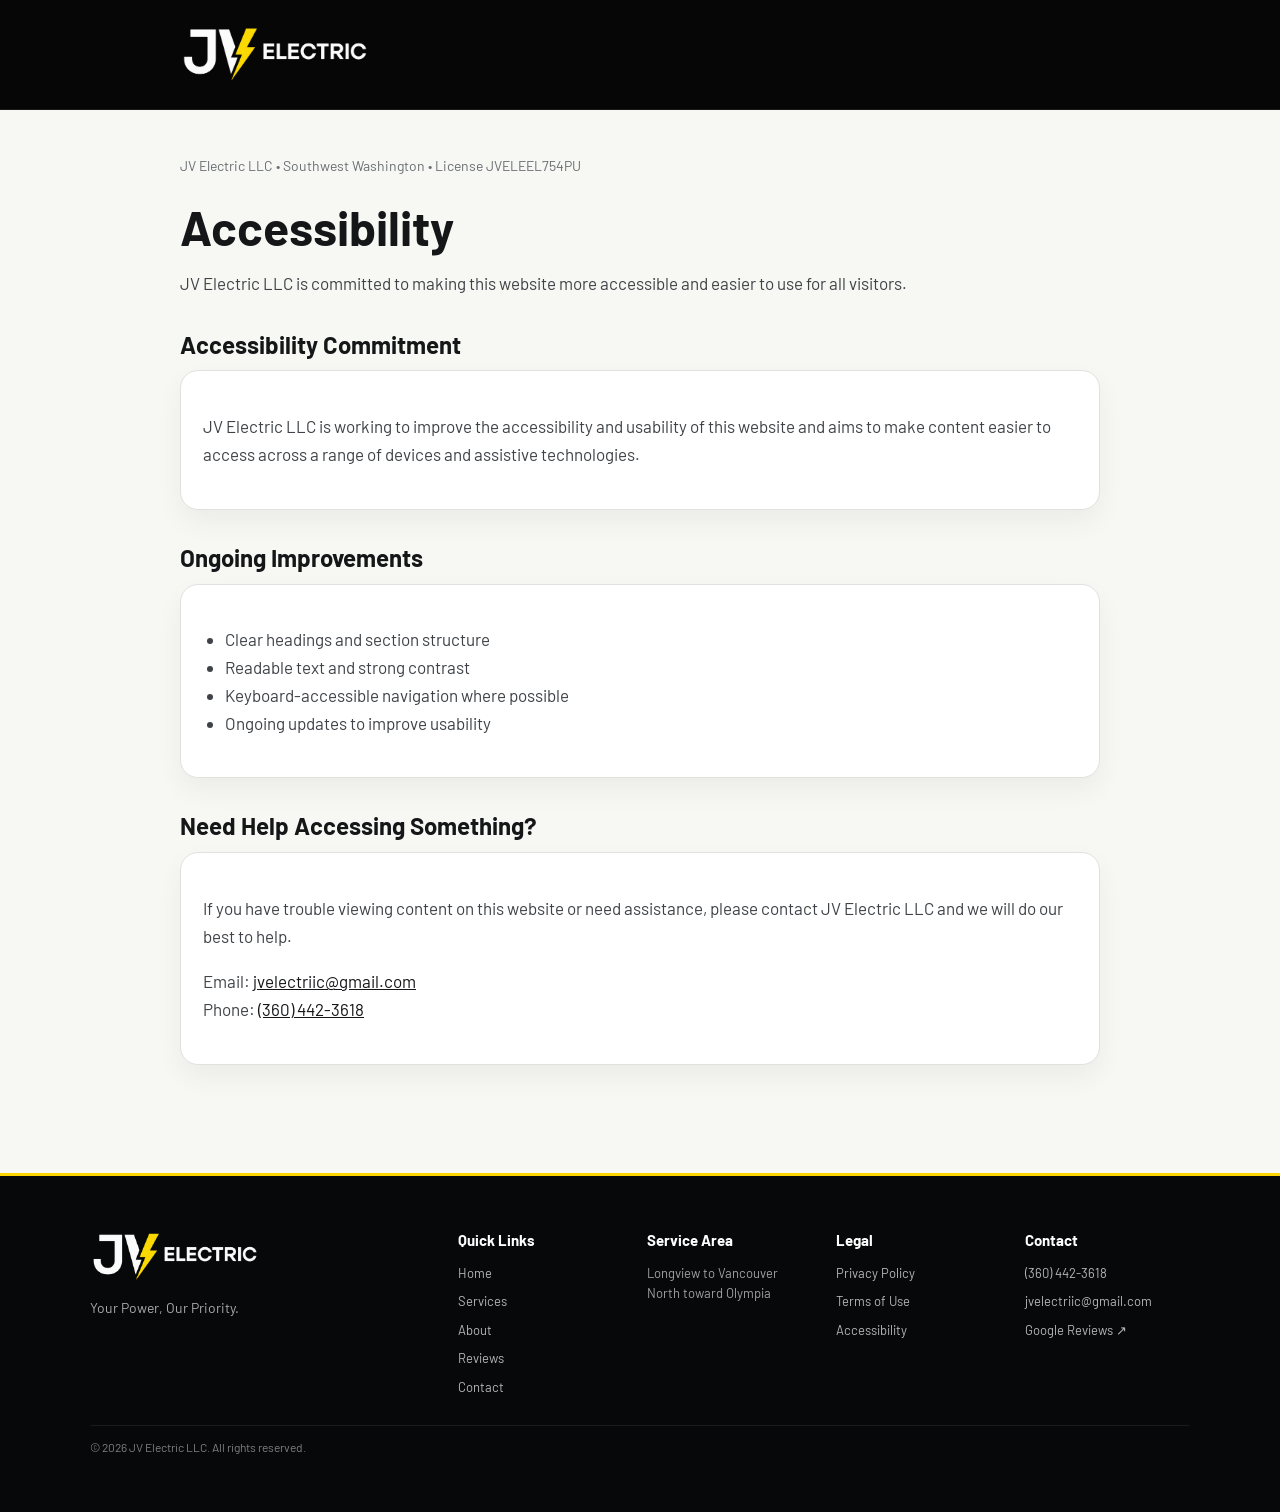
<file: accessibility.html>
<!DOCTYPE html>
<html lang="en">
<head>
  <meta charset="UTF-8" />
  <meta name="viewport" content="width=device-width, initial-scale=1.0" />
  <title>Accessibility | JV Electric LLC</title>
  <link rel="icon" href="favicon-32.png" type="image/png" />
  <link rel="apple-touch-icon" href="favicon-180.png" />
  <meta name="description" content="Accessibility for JV Electric LLC." />
  <link rel="preconnect" href="https://fonts.googleapis.com">
  <link rel="preconnect" href="https://fonts.gstatic.com" crossorigin>
  <link href="https://fonts.googleapis.com/css2?family=Barlow:wght@400;500;600;700;800&display=swap" rel="stylesheet">
  <style>
:root{--gold:#FFD401;--black:#060606;--white:#ffffff;}
*{box-sizing:border-box}
html,body{margin:0;padding:0}
body{font-family:"Barlow",Arial,sans-serif;background:#f7f7f4;color:#151618;line-height:1.65}
a{color:#151618} 
header{background:#060606;color:#fff;padding:22px 0;border-bottom:1px solid rgba(255,255,255,.08)}
.wrap{width:min(920px,calc(100% - 36px));margin:0 auto}
.brand img{display:block;width:190px;height:auto}
main{padding:44px 0 56px}
h1{margin:0 0 14px;font-size:clamp(34px,5vw,48px);line-height:1.02}
h2{margin:34px 0 12px;font-size:24px;line-height:1.15}
p,li{font-size:17px;color:#3f4347}
ul{padding-left:22px}
.meta{color:#6a6f74;font-size:14px;margin-bottom:26px}
.card{background:#fff;border:1px solid #e0e2de;border-radius:18px;padding:24px 22px;box-shadow:0 12px 28px rgba(17,18,20,.05)}
footer{padding:24px 0 36px;border-top:1px solid #d8dad6}
.footer-links{display:flex;flex-wrap:wrap;gap:16px;margin-top:10px}
@media (max-width:760px){main{padding:34px 0 46px}p,li{font-size:16px}}

.legal-site-footer{margin-top:52px;background:#070809;color:#fff;border-top:3px solid var(--gold)}
.legal-footer-inner{width:min(1100px,calc(100% - 36px));margin:0 auto;padding:28px 0 20px;display:grid;grid-template-columns:minmax(210px,.8fr) minmax(0,1.8fr);gap:42px;align-items:start}
.legal-footer-brand img{display:block;width:170px;height:auto}.legal-footer-brand p{margin:10px 0 0;color:rgba(255,255,255,.66);font-size:14px}
.legal-footer-grid{display:grid;grid-template-columns:repeat(4,minmax(0,1fr));gap:24px}.legal-footer-column h3{margin:0 0 10px;color:#fff;font-size:15px}.legal-footer-column a{display:block;margin:0 0 7px;color:rgba(255,255,255,.7);font-size:13px;text-decoration:none}.legal-footer-column a:hover{color:#fff}.legal-footer-column p{margin:0;color:rgba(255,255,255,.62);font-size:13px;line-height:1.55}.legal-footer-bottom{width:min(1100px,calc(100% - 36px));margin:0 auto;padding:12px 0 18px;border-top:1px solid rgba(255,255,255,.08);color:rgba(255,255,255,.48);font-size:12px}
@media(max-width:760px){header{padding:16px 0}.brand img{width:150px}main{padding:30px 0 36px}.card{padding:20px 18px;border-radius:14px}.legal-site-footer{margin-top:34px}.legal-footer-inner{width:calc(100% - 20px);padding:14px 0 10px;grid-template-columns:1fr;gap:12px}.legal-footer-brand{display:flex;align-items:center;gap:12px}.legal-footer-brand img{width:104px}.legal-footer-brand p{margin:0;max-width:145px;font-size:11px;line-height:1.3}.legal-footer-grid{grid-template-columns:1fr 1fr;gap:10px 14px}.legal-footer-column{display:grid;grid-template-columns:repeat(2,minmax(0,1fr));column-gap:8px;align-content:start}.legal-footer-column h3{grid-column:1/-1;margin:0 0 5px;font-size:14px}.legal-footer-column a,.legal-footer-column p{margin:0 0 4px;font-size:11px;line-height:1.35}.legal-footer-column:nth-child(2),.legal-footer-column:nth-child(4){grid-template-columns:1fr}.legal-footer-column:nth-child(4) a{overflow-wrap:anywhere}.legal-footer-bottom{width:calc(100% - 20px);padding:8px 0 10px;font-size:10px}}

</style>
</head>
<body>
  <header>
    <div class="wrap">
      <a class="brand" href="./" aria-label="JV Electric home page"><img src="jv-electric-logo-full.png" alt="JV Electric" /></a>
    </div>
  </header>
  <main>
    <div class="wrap">
      <div class="meta">JV Electric LLC • Southwest Washington • License JVELEEL754PU</div>
      <h1>Accessibility</h1>
      <p>JV Electric LLC is committed to making this website more accessible and easier to use for all visitors.</p>
      
<h2>Accessibility Commitment</h2>
<div class="card"><p>JV Electric LLC is working to improve the accessibility and usability of this website and aims to make content easier to access across a range of devices and assistive technologies.</p></div>
<h2>Ongoing Improvements</h2>
<div class="card"><ul>
<li>Clear headings and section structure</li>
<li>Readable text and strong contrast</li>
<li>Keyboard-accessible navigation where possible</li>
<li>Ongoing updates to improve usability</li>
</ul></div>
<h2>Need Help Accessing Something?</h2>
<div class="card"><p>If you have trouble viewing content on this website or need assistance, please contact JV Electric LLC and we will do our best to help.</p>
<p>Email: <a href="mailto:jvelectriic@gmail.com">jvelectriic@gmail.com</a><br>Phone: <a href="tel:+13604423618">(360) 442-3618</a></p></div>

    </div>
  </main>
  <footer class="legal-site-footer">
    <div class="legal-footer-inner">
      <div class="legal-footer-brand">
        <a href="./" aria-label="JV Electric home page"><img src="jv-electric-logo-full.png" alt="JV Electric" /></a>
        <p>Your Power, Our Priority.</p>
      </div>
      <div class="legal-footer-grid">
        <div class="legal-footer-column">
          <h3>Quick Links</h3>
          <a href="./#home">Home</a>
          <a href="./#services">Services</a>
          <a href="./#about">About</a>
          <a href="./#reviews">Reviews</a>
          <a href="./#contact">Contact</a>
        </div>
        <div class="legal-footer-column">
          <h3>Service Area</h3>
          <p>Longview to Vancouver<br>North toward Olympia</p>
        </div>
        <div class="legal-footer-column">
          <h3>Legal</h3>
          <a href="privacy-policy.html">Privacy Policy</a>
          <a href="terms-of-use.html">Terms of Use</a>
          <a href="accessibility.html">Accessibility</a>
        </div>
        <div class="legal-footer-column">
          <h3>Contact</h3>
          <a href="tel:+13604423618">(360) 442-3618</a>
          <a href="mailto:jvelectriic@gmail.com">jvelectriic@gmail.com</a>
          <a href="./#reviews">Google Reviews ↗</a>
        </div>
      </div>
    </div>
    <div class="legal-footer-bottom">© 2026 JV Electric LLC. All rights reserved.</div>
  </footer>
</body>
</html>
</file>
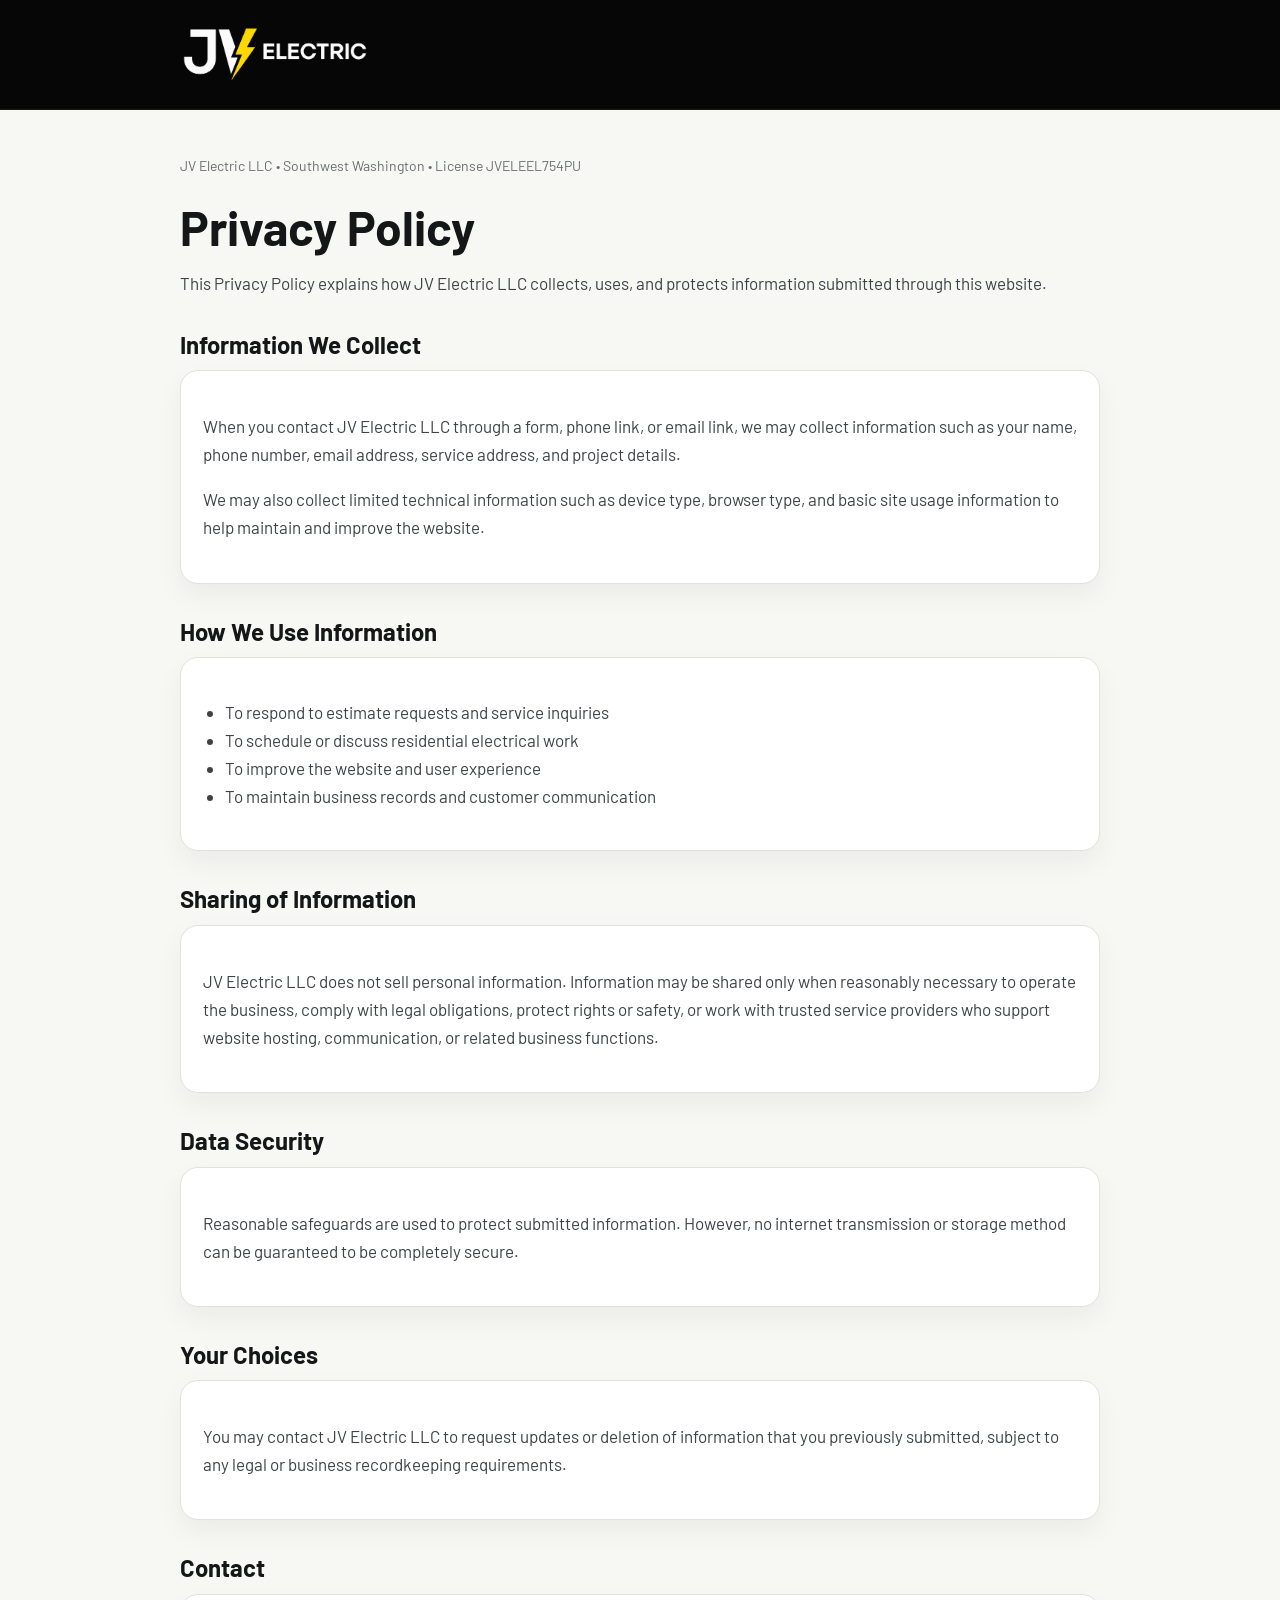
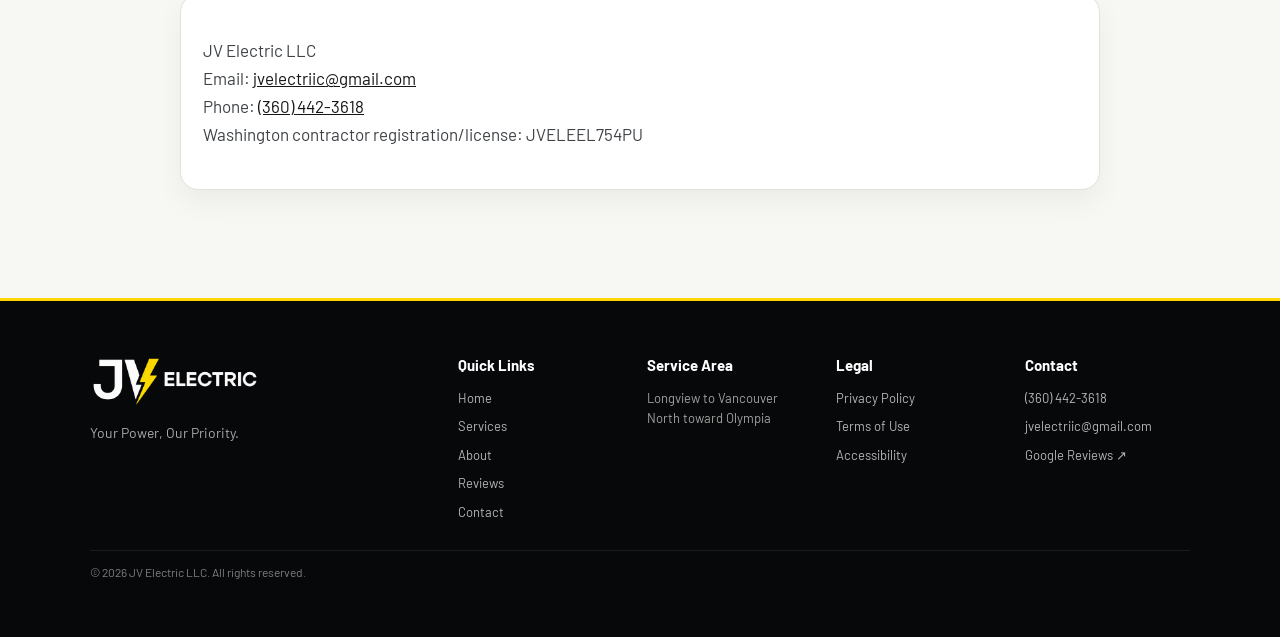
<file: privacy-policy.html>
<!DOCTYPE html>
<html lang="en">
<head>
  <meta charset="UTF-8" />
  <meta name="viewport" content="width=device-width, initial-scale=1.0" />
  <title>Privacy Policy | JV Electric LLC</title>
  <link rel="icon" href="favicon-32.png" type="image/png" />
  <link rel="apple-touch-icon" href="favicon-180.png" />
  <meta name="description" content="Privacy Policy for JV Electric LLC." />
  <link rel="preconnect" href="https://fonts.googleapis.com">
  <link rel="preconnect" href="https://fonts.gstatic.com" crossorigin>
  <link href="https://fonts.googleapis.com/css2?family=Barlow:wght@400;500;600;700;800&display=swap" rel="stylesheet">
  <style>
:root{--gold:#FFD401;--black:#060606;--white:#ffffff;}
*{box-sizing:border-box}
html,body{margin:0;padding:0}
body{font-family:"Barlow",Arial,sans-serif;background:#f7f7f4;color:#151618;line-height:1.65}
a{color:#151618} 
header{background:#060606;color:#fff;padding:22px 0;border-bottom:1px solid rgba(255,255,255,.08)}
.wrap{width:min(920px,calc(100% - 36px));margin:0 auto}
.brand img{display:block;width:190px;height:auto}
main{padding:44px 0 56px}
h1{margin:0 0 14px;font-size:clamp(34px,5vw,48px);line-height:1.02}
h2{margin:34px 0 12px;font-size:24px;line-height:1.15}
p,li{font-size:17px;color:#3f4347}
ul{padding-left:22px}
.meta{color:#6a6f74;font-size:14px;margin-bottom:26px}
.card{background:#fff;border:1px solid #e0e2de;border-radius:18px;padding:24px 22px;box-shadow:0 12px 28px rgba(17,18,20,.05)}
footer{padding:24px 0 36px;border-top:1px solid #d8dad6}
.footer-links{display:flex;flex-wrap:wrap;gap:16px;margin-top:10px}
@media (max-width:760px){main{padding:34px 0 46px}p,li{font-size:16px}}

.legal-site-footer{margin-top:52px;background:#070809;color:#fff;border-top:3px solid var(--gold)}
.legal-footer-inner{width:min(1100px,calc(100% - 36px));margin:0 auto;padding:28px 0 20px;display:grid;grid-template-columns:minmax(210px,.8fr) minmax(0,1.8fr);gap:42px;align-items:start}
.legal-footer-brand img{display:block;width:170px;height:auto}.legal-footer-brand p{margin:10px 0 0;color:rgba(255,255,255,.66);font-size:14px}
.legal-footer-grid{display:grid;grid-template-columns:repeat(4,minmax(0,1fr));gap:24px}.legal-footer-column h3{margin:0 0 10px;color:#fff;font-size:15px}.legal-footer-column a{display:block;margin:0 0 7px;color:rgba(255,255,255,.7);font-size:13px;text-decoration:none}.legal-footer-column a:hover{color:#fff}.legal-footer-column p{margin:0;color:rgba(255,255,255,.62);font-size:13px;line-height:1.55}.legal-footer-bottom{width:min(1100px,calc(100% - 36px));margin:0 auto;padding:12px 0 18px;border-top:1px solid rgba(255,255,255,.08);color:rgba(255,255,255,.48);font-size:12px}
@media(max-width:760px){header{padding:16px 0}.brand img{width:150px}main{padding:30px 0 36px}.card{padding:20px 18px;border-radius:14px}.legal-site-footer{margin-top:34px}.legal-footer-inner{width:calc(100% - 20px);padding:14px 0 10px;grid-template-columns:1fr;gap:12px}.legal-footer-brand{display:flex;align-items:center;gap:12px}.legal-footer-brand img{width:104px}.legal-footer-brand p{margin:0;max-width:145px;font-size:11px;line-height:1.3}.legal-footer-grid{grid-template-columns:1fr 1fr;gap:10px 14px}.legal-footer-column{display:grid;grid-template-columns:repeat(2,minmax(0,1fr));column-gap:8px;align-content:start}.legal-footer-column h3{grid-column:1/-1;margin:0 0 5px;font-size:14px}.legal-footer-column a,.legal-footer-column p{margin:0 0 4px;font-size:11px;line-height:1.35}.legal-footer-column:nth-child(2),.legal-footer-column:nth-child(4){grid-template-columns:1fr}.legal-footer-column:nth-child(4) a{overflow-wrap:anywhere}.legal-footer-bottom{width:calc(100% - 20px);padding:8px 0 10px;font-size:10px}}

</style>
</head>
<body>
  <header>
    <div class="wrap">
      <a class="brand" href="./" aria-label="JV Electric home page"><img src="jv-electric-logo-full.png" alt="JV Electric" /></a>
    </div>
  </header>
  <main>
    <div class="wrap">
      <div class="meta">JV Electric LLC • Southwest Washington • License JVELEEL754PU</div>
      <h1>Privacy Policy</h1>
      <p>This Privacy Policy explains how JV Electric LLC collects, uses, and protects information submitted through this website.</p>
      
<h2>Information We Collect</h2>
<div class="card"><p>When you contact JV Electric LLC through a form, phone link, or email link, we may collect information such as your name, phone number, email address, service address, and project details.</p>
<p>We may also collect limited technical information such as device type, browser type, and basic site usage information to help maintain and improve the website.</p></div>
<h2>How We Use Information</h2>
<div class="card"><ul>
<li>To respond to estimate requests and service inquiries</li>
<li>To schedule or discuss residential electrical work</li>
<li>To improve the website and user experience</li>
<li>To maintain business records and customer communication</li>
</ul></div>
<h2>Sharing of Information</h2>
<div class="card"><p>JV Electric LLC does not sell personal information. Information may be shared only when reasonably necessary to operate the business, comply with legal obligations, protect rights or safety, or work with trusted service providers who support website hosting, communication, or related business functions.</p></div>
<h2>Data Security</h2>
<div class="card"><p>Reasonable safeguards are used to protect submitted information. However, no internet transmission or storage method can be guaranteed to be completely secure.</p></div>
<h2>Your Choices</h2>
<div class="card"><p>You may contact JV Electric LLC to request updates or deletion of information that you previously submitted, subject to any legal or business recordkeeping requirements.</p></div>
<h2>Contact</h2>
<div class="card"><p>JV Electric LLC<br>Email: <a href="mailto:jvelectriic@gmail.com">jvelectriic@gmail.com</a><br>Phone: <a href="tel:+13604423618">(360) 442-3618</a><br>Washington contractor registration/license: JVELEEL754PU</p></div>

    </div>
  </main>
  <footer class="legal-site-footer">
    <div class="legal-footer-inner">
      <div class="legal-footer-brand">
        <a href="./" aria-label="JV Electric home page"><img src="jv-electric-logo-full.png" alt="JV Electric" /></a>
        <p>Your Power, Our Priority.</p>
      </div>
      <div class="legal-footer-grid">
        <div class="legal-footer-column">
          <h3>Quick Links</h3>
          <a href="./#home">Home</a>
          <a href="./#services">Services</a>
          <a href="./#about">About</a>
          <a href="./#reviews">Reviews</a>
          <a href="./#contact">Contact</a>
        </div>
        <div class="legal-footer-column">
          <h3>Service Area</h3>
          <p>Longview to Vancouver<br>North toward Olympia</p>
        </div>
        <div class="legal-footer-column">
          <h3>Legal</h3>
          <a href="privacy-policy.html">Privacy Policy</a>
          <a href="terms-of-use.html">Terms of Use</a>
          <a href="accessibility.html">Accessibility</a>
        </div>
        <div class="legal-footer-column">
          <h3>Contact</h3>
          <a href="tel:+13604423618">(360) 442-3618</a>
          <a href="mailto:jvelectriic@gmail.com">jvelectriic@gmail.com</a>
          <a href="./#reviews">Google Reviews ↗</a>
        </div>
      </div>
    </div>
    <div class="legal-footer-bottom">© 2026 JV Electric LLC. All rights reserved.</div>
  </footer>
</body>
</html>
</file>
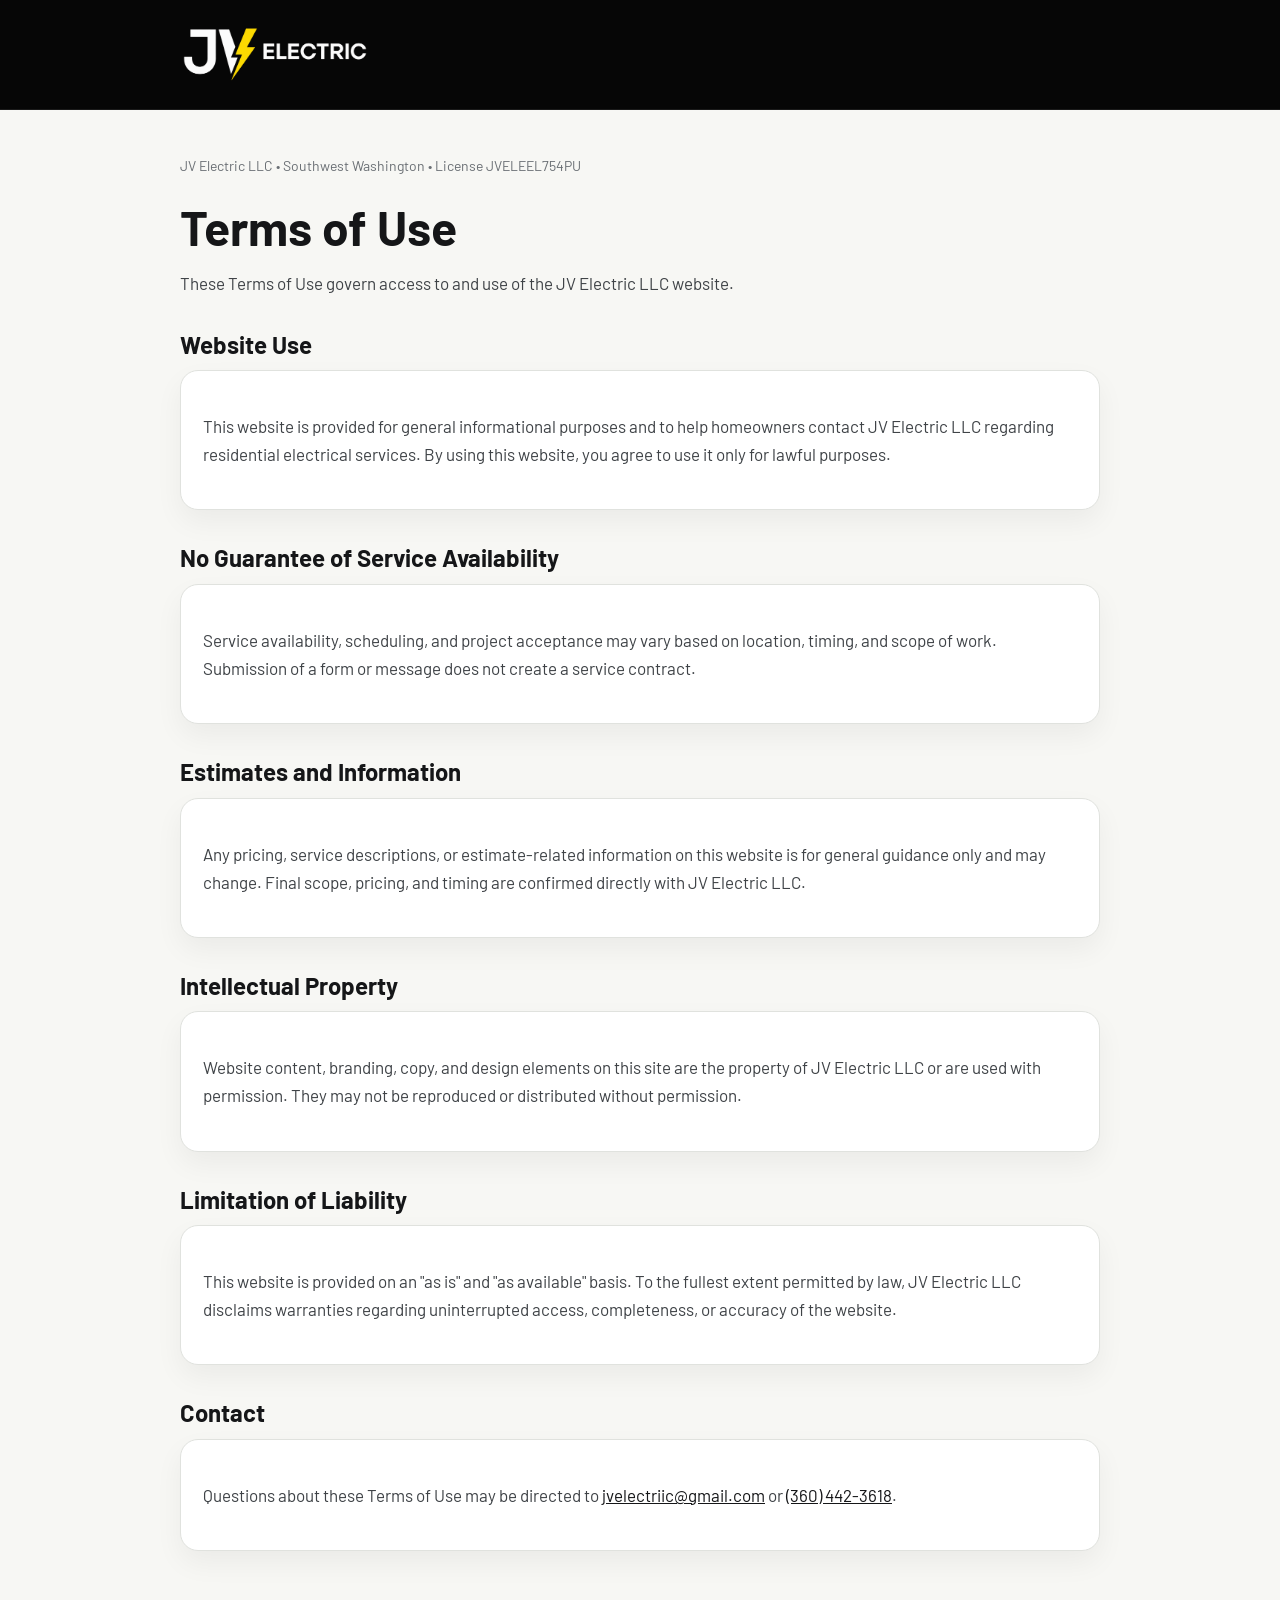
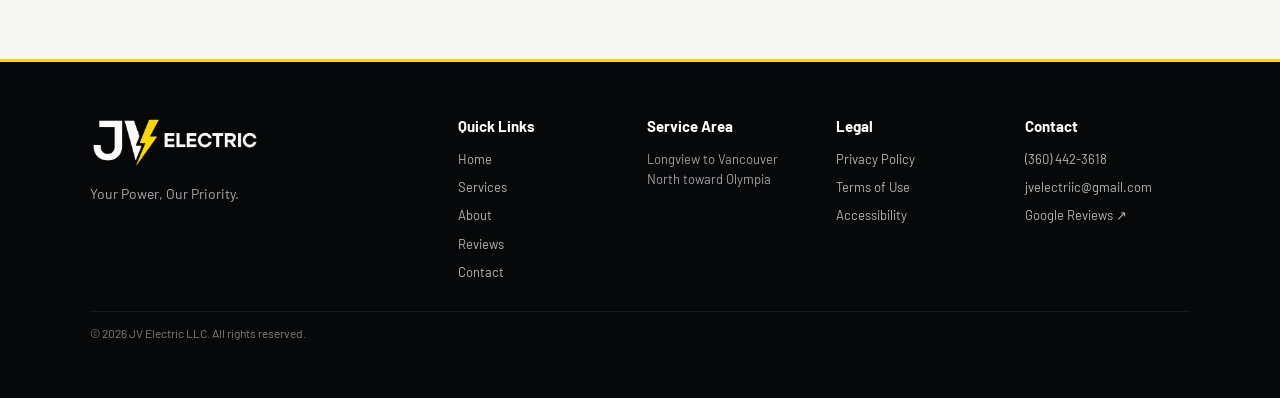
<file: terms-of-use.html>
<!DOCTYPE html>
<html lang="en">
<head>
  <meta charset="UTF-8" />
  <meta name="viewport" content="width=device-width, initial-scale=1.0" />
  <title>Terms of Use | JV Electric LLC</title>
  <link rel="icon" href="favicon-32.png" type="image/png" />
  <link rel="apple-touch-icon" href="favicon-180.png" />
  <meta name="description" content="Terms of Use for JV Electric LLC." />
  <link rel="preconnect" href="https://fonts.googleapis.com">
  <link rel="preconnect" href="https://fonts.gstatic.com" crossorigin>
  <link href="https://fonts.googleapis.com/css2?family=Barlow:wght@400;500;600;700;800&display=swap" rel="stylesheet">
  <style>
:root{--gold:#FFD401;--black:#060606;--white:#ffffff;}
*{box-sizing:border-box}
html,body{margin:0;padding:0}
body{font-family:"Barlow",Arial,sans-serif;background:#f7f7f4;color:#151618;line-height:1.65}
a{color:#151618} 
header{background:#060606;color:#fff;padding:22px 0;border-bottom:1px solid rgba(255,255,255,.08)}
.wrap{width:min(920px,calc(100% - 36px));margin:0 auto}
.brand img{display:block;width:190px;height:auto}
main{padding:44px 0 56px}
h1{margin:0 0 14px;font-size:clamp(34px,5vw,48px);line-height:1.02}
h2{margin:34px 0 12px;font-size:24px;line-height:1.15}
p,li{font-size:17px;color:#3f4347}
ul{padding-left:22px}
.meta{color:#6a6f74;font-size:14px;margin-bottom:26px}
.card{background:#fff;border:1px solid #e0e2de;border-radius:18px;padding:24px 22px;box-shadow:0 12px 28px rgba(17,18,20,.05)}
footer{padding:24px 0 36px;border-top:1px solid #d8dad6}
.footer-links{display:flex;flex-wrap:wrap;gap:16px;margin-top:10px}
@media (max-width:760px){main{padding:34px 0 46px}p,li{font-size:16px}}

.legal-site-footer{margin-top:52px;background:#070809;color:#fff;border-top:3px solid var(--gold)}
.legal-footer-inner{width:min(1100px,calc(100% - 36px));margin:0 auto;padding:28px 0 20px;display:grid;grid-template-columns:minmax(210px,.8fr) minmax(0,1.8fr);gap:42px;align-items:start}
.legal-footer-brand img{display:block;width:170px;height:auto}.legal-footer-brand p{margin:10px 0 0;color:rgba(255,255,255,.66);font-size:14px}
.legal-footer-grid{display:grid;grid-template-columns:repeat(4,minmax(0,1fr));gap:24px}.legal-footer-column h3{margin:0 0 10px;color:#fff;font-size:15px}.legal-footer-column a{display:block;margin:0 0 7px;color:rgba(255,255,255,.7);font-size:13px;text-decoration:none}.legal-footer-column a:hover{color:#fff}.legal-footer-column p{margin:0;color:rgba(255,255,255,.62);font-size:13px;line-height:1.55}.legal-footer-bottom{width:min(1100px,calc(100% - 36px));margin:0 auto;padding:12px 0 18px;border-top:1px solid rgba(255,255,255,.08);color:rgba(255,255,255,.48);font-size:12px}
@media(max-width:760px){header{padding:16px 0}.brand img{width:150px}main{padding:30px 0 36px}.card{padding:20px 18px;border-radius:14px}.legal-site-footer{margin-top:34px}.legal-footer-inner{width:calc(100% - 20px);padding:14px 0 10px;grid-template-columns:1fr;gap:12px}.legal-footer-brand{display:flex;align-items:center;gap:12px}.legal-footer-brand img{width:104px}.legal-footer-brand p{margin:0;max-width:145px;font-size:11px;line-height:1.3}.legal-footer-grid{grid-template-columns:1fr 1fr;gap:10px 14px}.legal-footer-column{display:grid;grid-template-columns:repeat(2,minmax(0,1fr));column-gap:8px;align-content:start}.legal-footer-column h3{grid-column:1/-1;margin:0 0 5px;font-size:14px}.legal-footer-column a,.legal-footer-column p{margin:0 0 4px;font-size:11px;line-height:1.35}.legal-footer-column:nth-child(2),.legal-footer-column:nth-child(4){grid-template-columns:1fr}.legal-footer-column:nth-child(4) a{overflow-wrap:anywhere}.legal-footer-bottom{width:calc(100% - 20px);padding:8px 0 10px;font-size:10px}}

</style>
</head>
<body>
  <header>
    <div class="wrap">
      <a class="brand" href="./" aria-label="JV Electric home page"><img src="jv-electric-logo-full.png" alt="JV Electric" /></a>
    </div>
  </header>
  <main>
    <div class="wrap">
      <div class="meta">JV Electric LLC • Southwest Washington • License JVELEEL754PU</div>
      <h1>Terms of Use</h1>
      <p>These Terms of Use govern access to and use of the JV Electric LLC website.</p>
      
<h2>Website Use</h2>
<div class="card"><p>This website is provided for general informational purposes and to help homeowners contact JV Electric LLC regarding residential electrical services. By using this website, you agree to use it only for lawful purposes.</p></div>
<h2>No Guarantee of Service Availability</h2>
<div class="card"><p>Service availability, scheduling, and project acceptance may vary based on location, timing, and scope of work. Submission of a form or message does not create a service contract.</p></div>
<h2>Estimates and Information</h2>
<div class="card"><p>Any pricing, service descriptions, or estimate-related information on this website is for general guidance only and may change. Final scope, pricing, and timing are confirmed directly with JV Electric LLC.</p></div>
<h2>Intellectual Property</h2>
<div class="card"><p>Website content, branding, copy, and design elements on this site are the property of JV Electric LLC or are used with permission. They may not be reproduced or distributed without permission.</p></div>
<h2>Limitation of Liability</h2>
<div class="card"><p>This website is provided on an "as is" and "as available" basis. To the fullest extent permitted by law, JV Electric LLC disclaims warranties regarding uninterrupted access, completeness, or accuracy of the website.</p></div>
<h2>Contact</h2>
<div class="card"><p>Questions about these Terms of Use may be directed to <a href="mailto:jvelectriic@gmail.com">jvelectriic@gmail.com</a> or <a href="tel:+13604423618">(360) 442-3618</a>.</p></div>

    </div>
  </main>
  <footer class="legal-site-footer">
    <div class="legal-footer-inner">
      <div class="legal-footer-brand">
        <a href="./" aria-label="JV Electric home page"><img src="jv-electric-logo-full.png" alt="JV Electric" /></a>
        <p>Your Power, Our Priority.</p>
      </div>
      <div class="legal-footer-grid">
        <div class="legal-footer-column">
          <h3>Quick Links</h3>
          <a href="./#home">Home</a>
          <a href="./#services">Services</a>
          <a href="./#about">About</a>
          <a href="./#reviews">Reviews</a>
          <a href="./#contact">Contact</a>
        </div>
        <div class="legal-footer-column">
          <h3>Service Area</h3>
          <p>Longview to Vancouver<br>North toward Olympia</p>
        </div>
        <div class="legal-footer-column">
          <h3>Legal</h3>
          <a href="privacy-policy.html">Privacy Policy</a>
          <a href="terms-of-use.html">Terms of Use</a>
          <a href="accessibility.html">Accessibility</a>
        </div>
        <div class="legal-footer-column">
          <h3>Contact</h3>
          <a href="tel:+13604423618">(360) 442-3618</a>
          <a href="mailto:jvelectriic@gmail.com">jvelectriic@gmail.com</a>
          <a href="./#reviews">Google Reviews ↗</a>
        </div>
      </div>
    </div>
    <div class="legal-footer-bottom">© 2026 JV Electric LLC. All rights reserved.</div>
  </footer>
</body>
</html>
</file>
